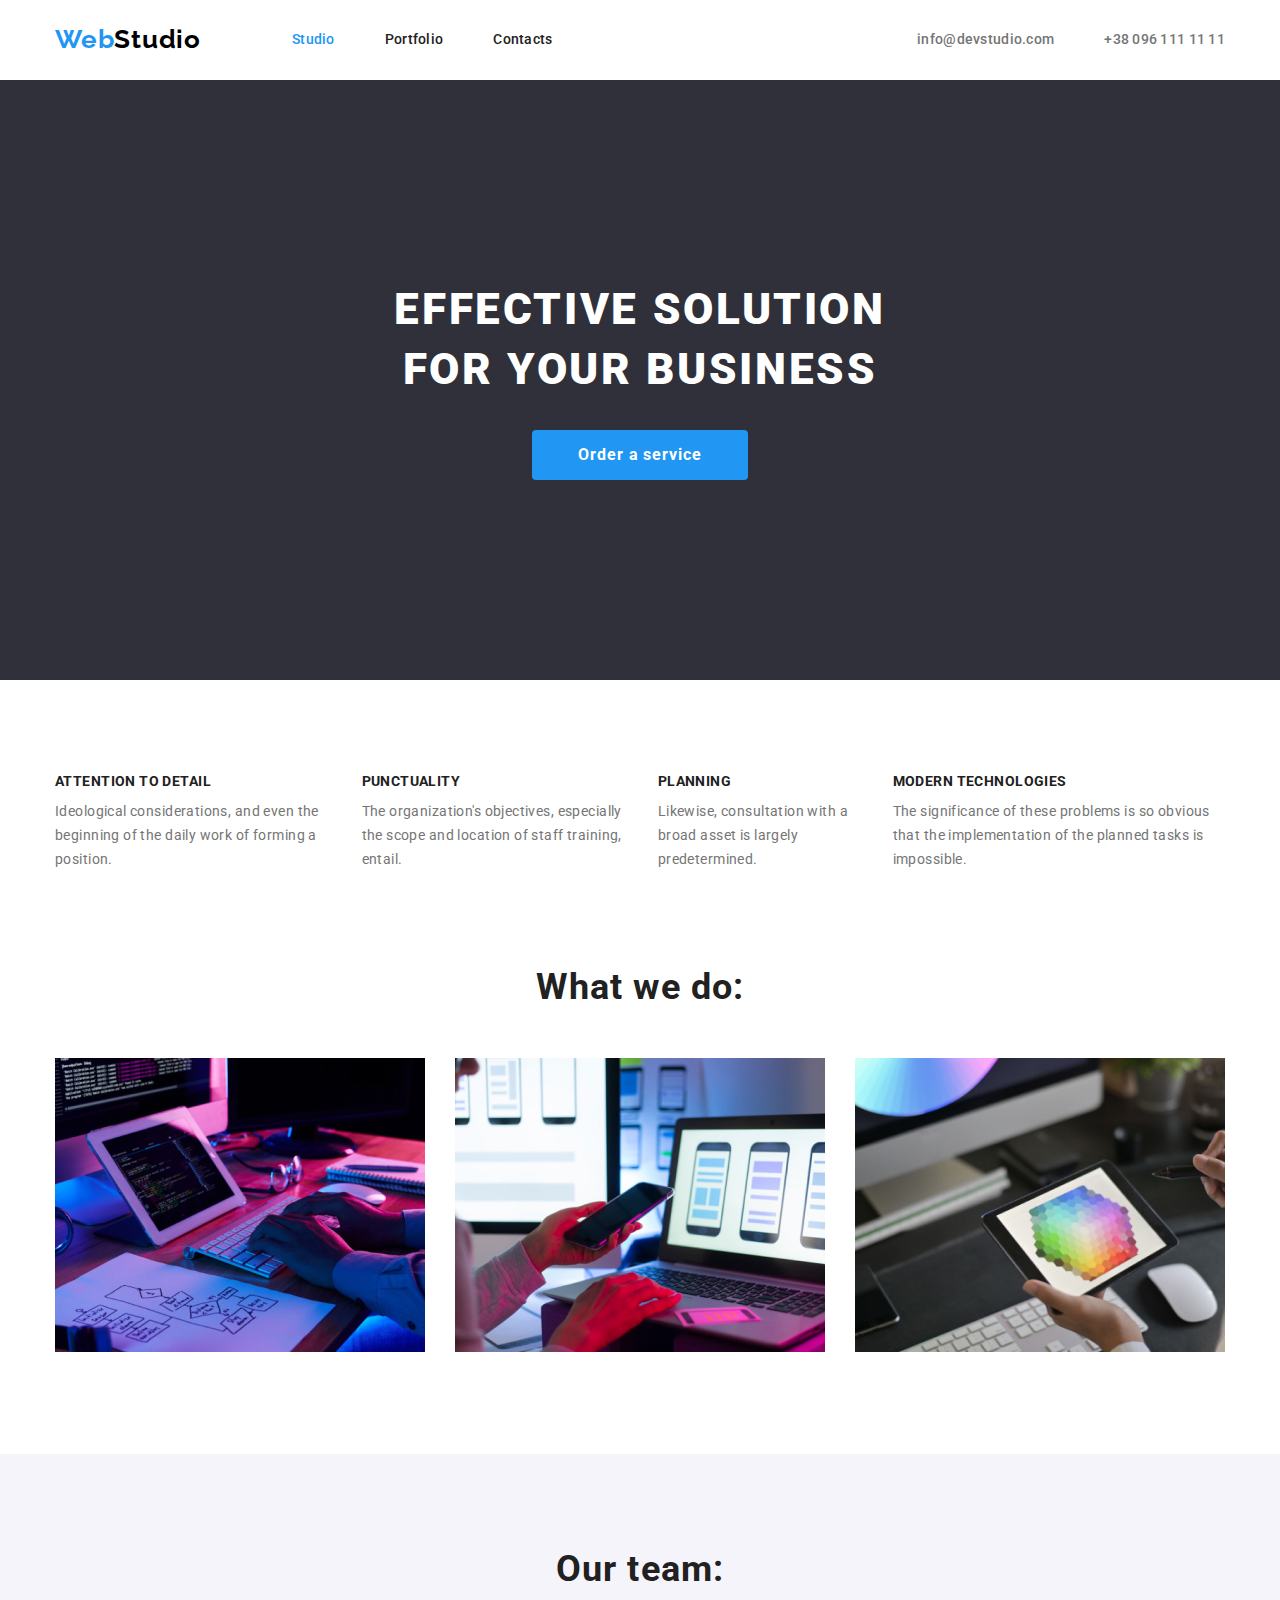
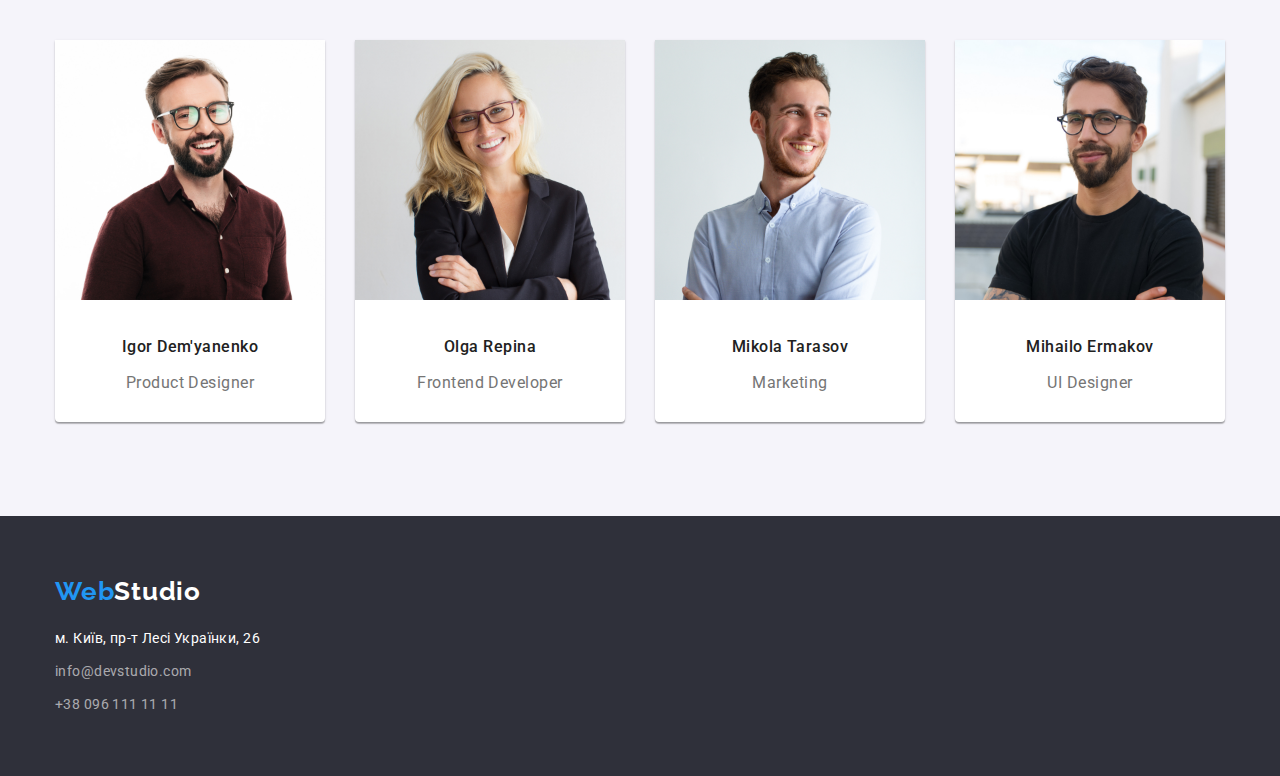
<file: index.html>
<!DOCTYPE html>
<html lang="en">
  <head>
    <meta charset="UTF-8" />
    <meta name="viewport" content="width=device-width, initial-scale=1.0" />
    <title>Document</title>
    <link
      href="https://fonts.googleapis.com/css2?family=Raleway:ital,wght@0,700;1,700&family=Roboto:wght@400;500;700;900&display=swap"
      rel="stylesheet"
    />
    <link
      rel="stylesheet"
      href="https://cdnjs.cloudflare.com/ajax/libs/modern-normalize/2.0.0/modern-normalize.min.css"
    />
    <link rel="stylesheet" href="./css/common.css" />
    <link rel="stylesheet" href="./css/styles.css" />
  </head>

  <body>
    <!-- Шапка сайта -->
    <header>
      <div class="header container flex">
        <!-- Navigations -->
        <nav class="flex">
          <a href="/" class="header-logo link"><span class="logo-blue">Web</span>Studio</a>
          <ul class="menu-nav list flex">
            <li><a href="" class="link current">Studio</a></li>
            <li><a href="./portfolio.html" class="link" target="_blank">Portfolio</a></li>
            <li><a href="" class="link">Contacts</a></li>
          </ul>
        </nav>

        <!-- Contacts -->
        <ul class="contacts-nav list flex">
          <li><a href="mailto:info@devstudio.com" class="link">info@devstudio.com</a></li>
          <li><a href="tel:+380961111111" class="link">+38 096 111 11 11</a></li>
        </ul>
      </div>
    </header>

    <main>
      <!-- hero -->

      <article class="hero">
        <div class="container">
          <h1>
            Effective solution <br />
            for your business
          </h1>
          <button type="button" class="button">Order a service</button>
        </div>
      </article>

      <!-- Features -->
      <section class="features">
        <div class="container">
          <h2 hidden>Features</h2>
          <ul class="list flex">
            <li >
              <h3>ATTENTION TO DETAIL</h3>
              <p>
                Ideological considerations, and even the beginning of the daily work of forming a
                position.
              </p>
            </li>
            <li>
              <h3>PUNCTUALITY</h3>
              <p>
                The organization's objectives, especially the scope and location of staff training,
                entail.
              </p>
            </li>
            <li>
              <h3>PLANNING</h3>
              <p>Likewise, consultation with a broad asset is largely predetermined.</p>
            </li>
            <li>
              <h3>MODERN TECHNOLOGIES</h3>
              <p>
                The significance of these problems is so obvious that the implementation of the
                planned tasks is impossible.
              </p>
            </li>
          </ul>
        </div>
      </section>

      <!-- What we do -->
      <section class="in-section">
        <div class="container">
          <h2 class="section-title">What we do:</h2>
          <ul class="list flex">
            <li>
              <a href="" class="link">
                <img src="Images/box1.jpg" alt="Programmer working" width="370" height="294" />
              </a>
            </li>
            <li>
              <a href="" class="link">
                <img src="Images/box2.jpg" alt="Web designers" width="370" height="294" />
              </a>
            </li>
            <li>
              <a href="" class="link">
                <img src="Images/box3.jpg" alt="Creative" width="370" height="294" />
              </a>
            </li>
          </ul>
        </div>
      </section>

      <!-- team -->
      <section class="team section">
        <div class="container">
          <h2 class="section-title">Our team:</h2>
          <ul class="list flex">
            <li>
              <a href="" class="link">
                <img src="Images/team1.jpg" alt="Igor Dem'yanenko" width="270" />
                <h3>Igor Dem'yanenko</h3>
                <p>Product Designer</p>
              </a>
            </li>
            <li>
              <a href="" class="link">
                <img src="Images/team2.jpg" alt="Olga Repina" width="270" />
                <h3>Olga Repina</h3>
                <p>Frontend Developer</p>
              </a>
            </li>
            <li>
              <a href="" class="link">
                <img src="Images/team3.jpg" alt="Mikola Tarasov" width="270" />
                <h3>Mikola Tarasov</h3>
                <p>Marketing</p>
              </a>
            </li>
            <li>
              <a href="" class="link">
                <img src="Images/team4.jpg" alt="Mihailo Ermakov" width="270" />
                <h3>Mihailo Ermakov</h3>
                <p>UI Designer</p>
              </a>
            </li>
          </ul>
        </div>
      </section>
    </main>

    <!-- footer -->
    <footer class="footer">
      <div class="container">
        <a href="/" class="footer-logo link"><span class="logo-blue">Web</span>Studio</a>
        <ul class="list">
          <li>
            <a
              href="https://www.google.com/maps/search/?api=1&query=м. Київ, пр-т Лесі Українки, 26"
              class="link adress"
              >м. Київ, пр-т Лесі Українки, 26</a
            >
          </li>
          <li>
            <a href="mailto:info@devstudio.com" class="link contact">info@devstudio.com</a>
          </li>
          <li>
            <a href="tel:+380961111111" class="link contact">+38 096 111 11 11</a>
          </li>
        </ul>
      </div>
    </footer>
  </body>
</html>
</file>
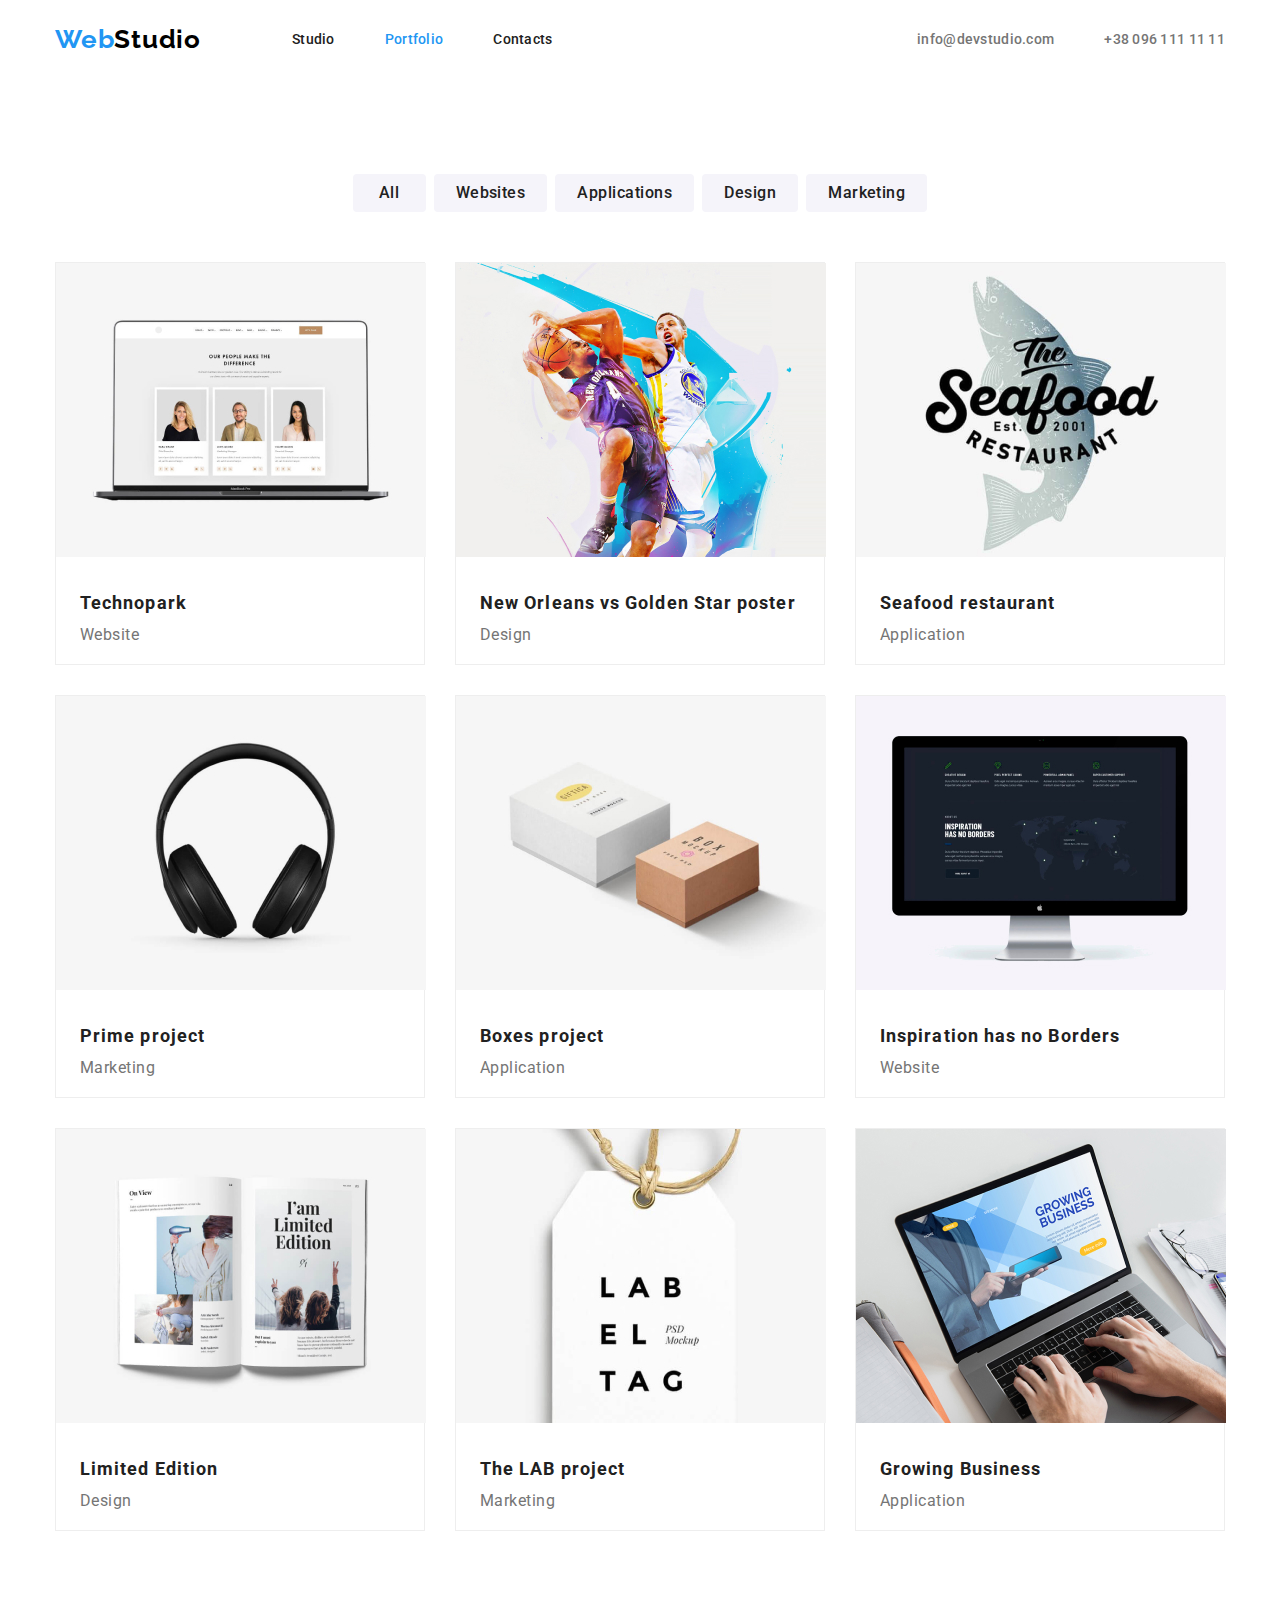
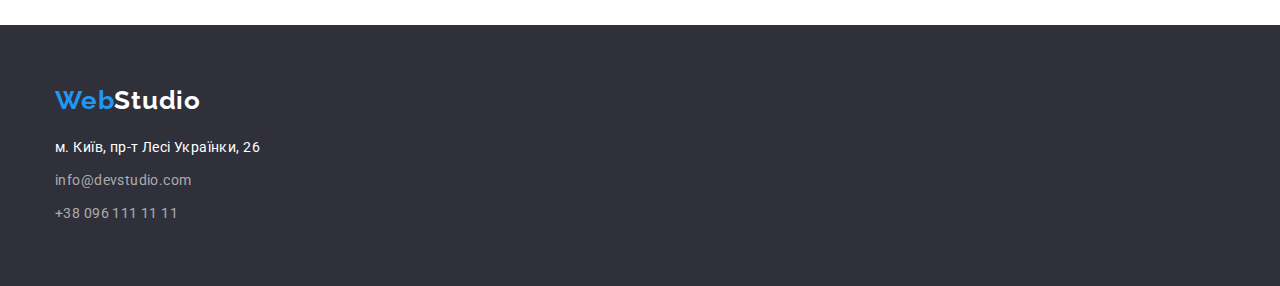
<file: portfolio.html>
<!DOCTYPE html>
<html lang="en">
  <head>
    <meta charset="UTF-8" />
    <meta name="viewport" content="width=device-width, initial-scale=1.0" />
    <title>Portfolio</title>
    <link
      href="https://fonts.googleapis.com/css2?family=Raleway:ital,wght@0,700;1,700&family=Roboto:wght@400;500;700;900&display=swap"
      rel="stylesheet"
    />
    <link
      rel="stylesheet"
      href="https://cdnjs.cloudflare.com/ajax/libs/modern-normalize/2.0.0/modern-normalize.min.css"
    />
    <link rel="stylesheet" href="./css/common.css" />
    <link rel="stylesheet" href="./css/styles.css" />
  </head>
  <body>
    <!-- Шапка сайта -->
    <header>
      <div class="header container flex">
        <!-- Navigations -->
        <nav class="flex">
          <a href="/" class="header-logo link"><span class="logo-blue">Web</span>Studio</a>
          <ul class="menu-nav list flex">
            <li><a href="./index.html" class="link" target="_blank">Studio</a></li>
            <li><a href="" class="link current">Portfolio</a></li>
            <li><a href="" class="link">Contacts</a></li>
          </ul>
        </nav>

        <!-- Contacts -->
        <ul class="contacts-nav list flex">
          <li><a href="mailto:info@devstudio.com" class="link">info@devstudio.com</a></li>
          <li><a href="tel:+380961111111" class="link">+38 096 111 11 11</a></li>
        </ul>
      </div>
    </header>
    <main>
      <div class="section">
        <h1 hidden>Portfolio Web Studio</h1>

        <!-- Project filter -->
        <section class="portfolio-filter">
          <div class="container">
            <h2 hidden>Portfolio filter</h2>
            <ul class="list">
              <li><button type="button" class="button">All</button></li>
              <li><button type="button" class="button">Websites</button></li>
              <li><button type="button" class="button">Applications</button></li>
              <li><button type="button" class="button">Design</button></li>
              <li><button type="button" class="button">Marketing</button></li>
            </ul>
            <!-- <button type="button" data-filter="all">All</button>
        <button type="button" data-filter="Websites">Websites</button>
        <button type="button" data-filter="Applications">Applications</button>
        <button type="button" data-filter="Design">Design</button>
        <button type="button" data-filter="Marketing">Marketing</button> -->
          </div>
        </section>

        <!-- Project list -->
        <section class="project">
          <div class="container">
            <h2 hidden>Project</h2>
            <ul class="list">
              <li>
                <a href="" class="link">
                  <img src="./Images/portfolio1.jpg" alt="Portfolio1" width="370" />
                  <h3>Technopark</h3>
                  <p>Website</p>
                </a>
              </li>
              <li>
                <a href="" class="link">
                  <img src="./Images/portfolio2.jpg" alt="portfolio2" width="370" />
                  <h3>New Orleans vs Golden Star poster</h3>
                  <p>Design</p>
                </a>
              </li>
              <li>
                <a href="" class="link">
                  <img src="./Images/portfolio3.jpg" alt="portfolio3" width="370" />
                  <h3>Seafood restaurant</h3>
                  <p>Application</p>
                </a>
              </li>
              <li>
                <a href="" class="link">
                  <img src="./Images/portfolio4.jpg" alt="portfolio4" width="370" />
                  <h3>Prime project</h3>
                  <p>Marketing</p>
                </a>
              </li>
              <li>
                <a href="" class="link">
                  <img src="./Images/portfolio5.jpg" alt="portfolio5" width="370" />
                  <h3>Boxes project</h3>
                  <p>Application</p>
                </a>
              </li>
              <li>
                <a href="" class="link">
                  <img src="./Images/portfolio6.jpg" alt="portfolio6" width="370" />
                  <h3>Inspiration has no Borders</h3>
                  <p>Website</p>
                </a>
              </li>
              <li>
                <a href="" class="link">
                  <img src="./Images/portfolio7.jpg" alt="portfolio7" width="370" />
                  <h3>Limited Edition</h3>
                  <p>Design</p>
                </a>
              </li>
              <li>
                <a href="" class="link">
                  <img src="./Images/portfolio8.jpg" alt="portfolio8" width="370" />
                  <h3>The LAB project</h3>
                  <p>Marketing</p>
                </a>
              </li>
              <li>
                <a href="" class="link">
                  <img src="./Images/portfolio9.jpg" alt="portfolio9" width="370" />
                  <h3>Growing Business</h3>
                  <p>Application</p>
                </a>
              </li>
            </ul>
          </div>
        </section>
      </div>
    </main>

    <!-- footer -->
    <footer class="footer">
      <div class="container">
        <a href="/" class="footer-logo link"><span class="logo-blue">Web</span>Studio</a>
        <ul class="list">
          <li>
            <a
              href="https://www.google.com/maps/search/?api=1&query=м. Київ, пр-т Лесі Українки, 26"
              class="link adress"
              >м. Київ, пр-т Лесі Українки, 26</a
            >
          </li>
          <li>
            <a href="mailto:info@devstudio.com" class="link contact">info@devstudio.com</a>
          </li>
          <li>
            <a href="tel:+380961111111" class="link contact">+38 096 111 11 11</a>
          </li>
        </ul>
      </div>
    </footer>
  </body>
</html>
</file>
<file: css/common.css>
/* colors */
:root {
  --main-h-color: #212121;
  --main-p-color: #757575;
  --bg-main-color: #ffffff;
  --bg-second-color: #2f303a;
  --bg-light-color: #f5f4fa;
  --active-color: #2196f3;
  --footer-color: rgba(255, 255, 255, 0.6);
}

/* main style */
body {
  background-color: var(--bg-main-color);
  color: var(--main-p-color);
  font-family: Roboto, sans-serif;
  font-size: 14px;
  line-height: 1.71;
  letter-spacing: 0.03em;
}

h1,
h2,
h3,
h4,
h5,
h6 {
  color: var(--main-h-color);
  margin: 0;
  padding: 0;
}

.flex {
  display: flex;
  align-items: center;
}
/* text-decoration */
.link {
  text-decoration: none;
}
.list {
  list-style: none;
  padding: 0;
  margin: 0;
}

/* main style container */
.container {
  width: 1200px;
  padding-left: 15px;
  padding-right: 15px;
  margin-left: auto;
  margin-right: auto;
}

/* section */
.in-section {
  padding-bottom: 94px;
}
.section {
  padding-top: 94px;
  padding-bottom: 94px;
}

/* header style */
/* Logo head */

.header-logo {
  color: #000000;
  font-family: Raleway, sans-serif;
  font-weight: 700;
  font-size: 26px;
  line-height: 1.19;
  letter-spacing: 0.03em;
  margin-right: 91px;
}

/* Logo blue */
.logo-blue {
  color: #2196f3;
}

.header {
  padding-top: 24px;
  padding-bottom: 25px;
}

.menu-nav .link {
  color: var(--main-h-color);
  font-weight: 500;
  line-height: 1.14;
  letter-spacing: 0.02em;
}
.menu-nav .link:hover,
.menu-nav .link:focus {
  color: var(--active-color);
}

.menu-nav .link.current {
  color: var(--active-color);
}

.menu-nav li:not(:first-child){
  margin-left: 50px;
}

/* menu-nav контакты */

.contacts-nav .link {
  color: var(--main-p-color);
  font-weight: 500;
  line-height: 1.14;
  letter-spacing: 0.02em;
}

.contacts-nav .link:hover,
.contacts-nav .link:focus {
  color: #2196f3;
}
.contacts-nav {
  margin-left: auto;
}
.contacts-nav li:not(:first-child) {
  margin-left: 50px;
}

/* footer style */
/* logo footer */
.footer-logo {
  color: var(--bg-main-color);
  font-family: Raleway, sans-serif;
  font-weight: 700;
  font-size: 26px;
  line-height: 1.19;
  letter-spacing: 0.03em;
  display: inline-block;
  margin-bottom: 20px;
}

.footer {
  background-color: var(--bg-second-color);
  padding-top: 60px;
  padding-bottom: 60px;
}

.footer li:not(:first-child) {
  margin-top: 9px;
}
/* .footer li:first-child{
  margin-top: 0px;
} */

.footer .adress {
  color: var(--bg-main-color);
  font-size: 14px;
  font-weight: 400;
  letter-spacing: 0.03em;
}
.footer .contact {
  color: var(--footer-color);
  font-size: 14px;
  font-weight: 400;
  letter-spacing: 0.03em;
}

.adress:hover,
.adress:focus,
.contact:hover,
.contact:focus {
  color: var(--active-color);
}
</file>
<file: css/styles.css>
/* Index html */
/* hero */
.hero {
  background-color: var(--bg-second-color);
  /* text-align: center; */
  display: flex;
  text-align: center;
  align-items: center;
  height: 600px;
}

.hero h1 {
  color: #ffffff;
  font-weight: 900;
  font-size: 44px;
  line-height: 1.36;
  text-align: center;
  letter-spacing: 0.06em;
  text-transform: uppercase;
  max-width: 696px;

  margin-left: auto;
  margin-right: auto;
  margin-bottom: 30px;
}

/* button */
.hero .button {
  display: inline-block;
  border-radius: 4px;
  padding: 10px 32px;

  font-family: 'Roboto', sans-serif;
  border: none;
  background-color: var(--active-color);
  color: var(--bg-main-color);
  font-weight: 700;
  font-size: 16px;
  line-height: 1.87;
  cursor: pointer;
  letter-spacing: 0.06em;
  text-align: center;
  min-width: 216px;
}

/* features */
.features {
  padding-top: 94px;
  padding-bottom: 94px;
}
.features h3 {
  font-weight: 700;
  font-size: 14px;
  line-height: 1.14;
  text-transform: uppercase;
  margin-bottom: 10px;
  
}

.features li:not(:first-child) {
  margin-left: 30px;
}
.features p {
  margin: 0px;
  
}

/* <!-- What we do --> */
.section-title {
  font-weight: 700;
  font-size: 36px;
  line-height: 1.17;
  text-align: center;
  letter-spacing: 0.03em;
  margin-bottom: 50px;
}

.in-section li:not(:first-child) {
  margin-left: 30px;
}

/* team */
.team {
  background-color: var(--bg-light-color);
}
.team h3 {
  font-size: 16px;
  font-weight: 500;
  line-height: 1.18;
  letter-spacing: 0.03em;
  text-align: center;
  margin-top: 30px;
  margin-bottom: 10px;
}

.team p {
  color: var(--main-p-color);
  font-size: 16px;
  line-height: 1.19;
  letter-spacing: 0.03em;
  text-align: center;
  margin-bottom: 30px;
}
.team li {
  border-radius: 0px 0px 4px 4px;
  background: #ffffff;
  box-shadow: 0px 2px 1px 0px rgba(0, 0, 0, 0.2), 0px 1px 1px 0px rgba(0, 0, 0, 0.14),
    0px 1px 3px 0px rgba(0, 0, 0, 0.12);
}
.team li:not(:first-child) {
  margin-left: 30px;
}

/* Second page */
/* Porfolio html */

.portfolio-filter {
  margin-bottom: 50px;
}
.portfolio-filter .list {
  display: flex;
  flex-wrap: wrap;
  justify-content: center;
}

.portfolio-filter .button {
  display: inline-block;
  min-width: 73px;
  color: #212121;
  background-color: #f5f4fa;
  border: none;
  border-radius: 4px;
  font-family: 'Roboto', sans-serif;
  font-weight: 500;
  font-size: 16px;
  line-height: 1.62;
  letter-spacing: 0.03em;
  text-align: center;
  padding: 6px 22px;

}

.portfolio-filter .button:hover,
.portfolio-filter .button:focus {
background-color: #2196F3;
color: #ffffff;

}

.portfolio-filter li:not(:first-child) {
  margin-left: 8px;
}

/* project */
.project h3 {
  font-size: 18px;
  font-weight: 700;
  line-height: 2;
  letter-spacing: 0.06em;
  margin: 20px 24px 4px 24px;
}

.project p {
  color: var(--main-p-color);
  font-size: 16px;
  line-height: 1.19;
  letter-spacing: 0.03em;
  margin: 0px 24px 20px 24px;
}

.project .list {
  display: flex;
  flex-wrap: wrap;
}
.project li {
  border: 1px solid rgb(238, 238, 238);
  width: calc((100% - 60px) / 3);
}

.project li:not(:nth-child(3n)) {
  margin-right: 30px;
}

.project li:not(:nth-last-child(-n + 3)) {
  margin-bottom: 30px;
}
</file>
